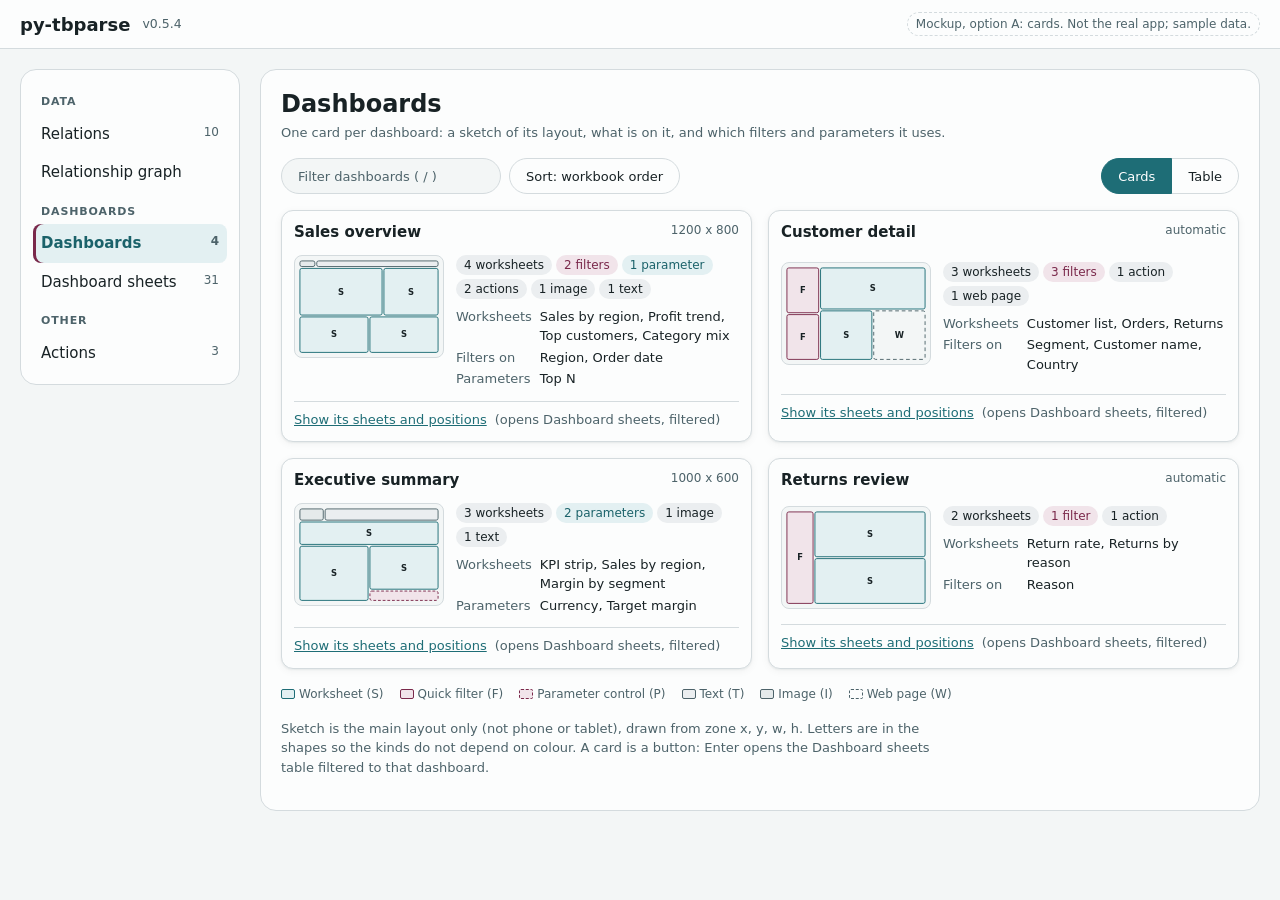
<file: docs/design/84/option-a-cards.html>
<!doctype html>
<html lang="en">
<head>
<meta charset="utf-8">
<meta name="viewport" content="width=device-width, initial-scale=1">
<title>#84 Option A: dashboard cards</title>
<link rel="stylesheet" href="../../../py_tbparse/webui/tokens.css">
<style>
* { box-sizing: border-box; }
body { margin: 0; background: var(--bg); color: var(--text); font: var(--text-md)/var(--leading) var(--font); }
.top { display: flex; align-items: center; gap: var(--space-3); padding: var(--space-3) var(--space-5); background: var(--panel); border-bottom: 1px solid var(--border); }
.top b { font: 700 var(--text-lg) var(--font-display); } .top small { color: var(--muted); }
.mock-note { margin-left: auto; font-size: var(--text-xs); color: var(--muted); border: 1px dashed var(--border); padding: 2px 8px; border-radius: 99px; }
.shell { display: grid; grid-template-columns: 220px minmax(0, 1fr); gap: var(--space-5); padding: var(--space-5); max-width: 1360px; margin: 0 auto; }
.nav, .main { background: var(--panel); border: 1px solid var(--border); border-radius: var(--radius-lg); }
.nav { padding: var(--space-3); align-self: start; font-size: var(--text-md); }
.nav h6 { margin: var(--space-3) var(--space-2) var(--space-1); font-size: 11px; letter-spacing: .08em; text-transform: uppercase; color: var(--muted); }
.nav div { display: flex; justify-content: space-between; padding: 8px var(--space-2); border-radius: var(--radius-sm); }
.nav div span { color: var(--muted); font-size: var(--text-xs); }
.nav .on { background: var(--primary-soft); color: var(--primary-on-soft); font-weight: 600; box-shadow: inset 3px 0 0 var(--accent); }
.main { padding: var(--space-5); min-width: 0; }
h1 { margin: 0; font: 600 var(--text-xl)/1.2 var(--font-display); }
.sub { color: var(--muted); font-size: var(--text-sm); margin: var(--space-1) 0 var(--space-4); }
.bar { display: flex; gap: var(--space-2); flex-wrap: wrap; margin-bottom: var(--space-4); align-items: center; }
.btn, .seg button { font: inherit; font-size: var(--text-sm); height: 36px; padding: 0 var(--space-4); border: 1px solid var(--border); border-radius: 99px; background: var(--panel); color: var(--text); }
.field { height: 36px; width: 220px; border: 1px solid var(--border); border-radius: 99px; background: var(--bg); padding: 0 var(--space-4); font-size: var(--text-sm); color: var(--muted); display: flex; align-items: center; }
.seg { margin-left: auto; display: flex; } .seg button { border-radius: 0; margin-left: -1px; } .seg button:first-child { border-radius: 99px 0 0 99px; margin: 0; } .seg button:last-child { border-radius: 0 99px 99px 0; }
.seg .on { background: var(--primary); color: var(--primary-text); border-color: var(--primary); position: relative; }
.grid { display: grid; grid-template-columns: repeat(auto-fill, minmax(min(380px, 100%), 1fr)); gap: var(--space-4); }
.card { border: 1px solid var(--border); border-radius: var(--radius-md); background: var(--panel); box-shadow: var(--shadow-1); display: grid; grid-template-columns: 150px minmax(0, 1fr); gap: var(--space-3); padding: var(--space-3); }
.card h2 { grid-column: 1 / -1; margin: 0; font: 600 var(--text-md)/1.3 var(--font-display); display: flex; justify-content: space-between; gap: var(--space-2); }
.card h2 small { font: 400 var(--text-xs) var(--font); color: var(--muted); white-space: nowrap; }
.thumb { background: var(--bg); border: 1px solid var(--border); border-radius: var(--radius-sm); padding: 4px; align-self: start; }
.thumb svg { display: block; width: 100%; height: auto; }
.chips { display: flex; flex-wrap: wrap; gap: 4px; margin-bottom: var(--space-2); }
.chip { font-size: var(--text-xs); padding: 1px 8px; border-radius: 99px; background: var(--hover); color: var(--text); }
.chip.f { background: var(--accent-soft); color: var(--accent); } .chip.p { background: var(--primary-soft); color: var(--primary-on-soft); }
dl { margin: 0; font-size: var(--text-sm); display: grid; grid-template-columns: auto minmax(0, 1fr); gap: 2px var(--space-2); }
dt { color: var(--muted); } dd { margin: 0; overflow-wrap: anywhere; }
.open { grid-column: 1 / -1; display: flex; gap: var(--space-2); border-top: 1px solid var(--border); padding-top: var(--space-2); font-size: var(--text-sm); }
.open a { color: var(--primary); text-decoration: underline; }
.legend { display: flex; gap: var(--space-4); flex-wrap: wrap; font-size: var(--text-xs); color: var(--muted); margin-top: var(--space-4); align-items: center; }
.legend i { display: inline-block; width: 14px; height: 10px; border-radius: 2px; vertical-align: -1px; margin-right: 4px; }
.k-sheet { fill: var(--primary-soft); stroke: var(--primary); } .k-filter { fill: var(--accent-soft); stroke: var(--accent); }
.k-param { fill: var(--accent-soft); stroke: var(--accent); stroke-dasharray: 3 2; } .k-text { fill: var(--hover); stroke: var(--muted); }
.k-bitmap { fill: var(--code-bg); stroke: var(--muted); } .k-web { fill: none; stroke: var(--muted); stroke-dasharray: 4 3; }
.zone { stroke-width: 1; } svg text { font: 600 9px var(--font); fill: var(--text); }
.note { margin-top: var(--space-4); font-size: var(--text-sm); color: var(--muted); max-width: 80ch; }
@media (max-width: 760px) { .shell { grid-template-columns: 1fr; padding: var(--space-3); } .card { grid-template-columns: 1fr; } .thumb { max-width: 220px; } }
</style>
</head>
<body>
<div class="top"><b>py-tbparse</b><small>v0.5.4</small><span class="mock-note">Mockup, option A: cards. Not the real app; sample data.</span></div>
<div class="shell">
  <nav class="nav" aria-label="Tables (mock)">
    <h6>Data</h6><div>Relations <span>10</span></div><div>Relationship graph</div>
    <h6>Dashboards</h6><div class="on">Dashboards <span>4</span></div><div>Dashboard sheets <span>31</span></div>
    <h6>Other</h6><div>Actions <span>3</span></div>
  </nav>
  <main class="main">
    <h1>Dashboards</h1>
    <p class="sub">One card per dashboard: a sketch of its layout, what is on it, and which filters and parameters it uses.</p>
    <div class="bar">
      <div class="field">Filter dashboards ( / )</div><button class="btn">Sort: workbook order</button>
      <div class="seg" role="group" aria-label="View"><button class="on" aria-pressed="true">Cards</button><button aria-pressed="false">Table</button></div>
    </div>
    <div class="grid" id="grid"></div>
    <div class="legend" aria-label="Legend">
      <span><i style="background:var(--primary-soft);border:1px solid var(--primary)"></i>Worksheet (S)</span>
      <span><i style="background:var(--accent-soft);border:1px solid var(--accent)"></i>Quick filter (F)</span>
      <span><i style="background:var(--accent-soft);border:1px dashed var(--accent)"></i>Parameter control (P)</span>
      <span><i style="background:var(--hover);border:1px solid var(--muted)"></i>Text (T)</span>
      <span><i style="background:var(--code-bg);border:1px solid var(--muted)"></i>Image (I)</span>
      <span><i style="border:1px dashed var(--muted)"></i>Web page (W)</span>
    </div>
    <p class="note">Sketch is the main layout only (not phone or tablet), drawn from zone x, y, w, h. Letters are in the shapes so the kinds do not depend on colour. A card is a button: Enter opens the Dashboard sheets table filtered to that dashboard.</p>
  </main>
</div>
<script>
const D = [
 {name:'Sales overview', size:'1200 x 800', sheets:['Sales by region','Profit trend','Top customers','Category mix'], filters:['Region','Order date'], params:['Top N'], actions:2, img:1, txt:1, web:0,
  z:[['I',0,0,12,8],['T',12,0,88,8],['S',0,8,60,52],['S',60,8,40,52],['S',0,60,50,40],['S',50,60,50,40]]},
 {name:'Customer detail', size:'automatic', sheets:['Customer list','Orders','Returns'], filters:['Segment','Customer name','Country'], params:[], actions:1, img:0, txt:0, web:1,
  z:[['F',0,0,24,50],['F',0,50,24,50],['S',24,0,76,46],['S',24,46,38,54],['W',62,46,38,54]]},
 {name:'Executive summary', size:'1000 x 600', sheets:['KPI strip','Sales by region','Margin by segment'], filters:[], params:['Currency','Target margin'], actions:0, img:1, txt:1, web:0,
  z:[['I',0,0,18,14],['T',18,0,82,14],['S',0,14,100,26],['S',0,40,50,60],['S',50,40,50,48],['P',50,88,50,12]]},
 {name:'Returns review', size:'automatic', sheets:['Return rate','Returns by reason'], filters:['Reason'], params:[], actions:1, img:0, txt:0, web:0,
  z:[['F',0,0,20,100],['S',20,0,80,50],['S',20,50,80,50]]}
];
const KIND = {S:'sheet',F:'filter',P:'param',T:'text',I:'bitmap',W:'web'};
function thumb(zs){
  const W=150,H=100;
  let s='<svg viewBox="0 0 '+W+' '+H+'" role="img" aria-label="Layout sketch">';
  zs.forEach(z=>{ if(!z[3]) return; const x=z[1]*1.5,y=z[2],w=z[3]*1.5,h=z[4];
    s+='<rect class="zone k-'+KIND[z[0]]+'" x="'+(x+1)+'" y="'+(y+1)+'" width="'+(w-2)+'" height="'+(h-2)+'" rx="2"/>';
    if(w>20&&h>14) s+='<text x="'+(x+w/2)+'" y="'+(y+h/2+3)+'" text-anchor="middle">'+z[0]+'</text>'; });
  return s+'</svg>';
}
const grid=document.getElementById('grid');
D.forEach(d=>{
  const c=document.createElement('article'); c.className='card'; c.tabIndex=0;
  const chip=(n,t,k)=>n?'<span class="chip '+(k||'')+'">'+n+' '+t+(n>1&&!/^(web)$/.test(t)?'s':'')+'</span>':'';
  c.innerHTML='<h2>'+d.name+'<small>'+d.size+'</small></h2>'
   +'<div class="thumb">'+thumb(d.z)+'</div><div>'
   +'<div class="chips">'+chip(d.sheets.length,'worksheet')+chip(d.filters.length,'filter','f')+chip(d.params.length,'parameter','p')+chip(d.actions,'action')+chip(d.img,'image')+chip(d.txt,'text')+chip(d.web,'web page')+'</div>'
   +'<dl><dt>Worksheets</dt><dd>'+d.sheets.join(', ')+'</dd>'
   +(d.filters.length?'<dt>Filters on</dt><dd>'+d.filters.join(', ')+'</dd>':'')
   +(d.params.length?'<dt>Parameters</dt><dd>'+d.params.join(', ')+'</dd>':'')+'</dl></div>'
   +'<div class="open"><a href="#">Show its sheets and positions</a><span style="color:var(--muted)">(opens Dashboard sheets, filtered)</span></div>';
  grid.appendChild(c);
});
</script>
</body>
</html>
</file>
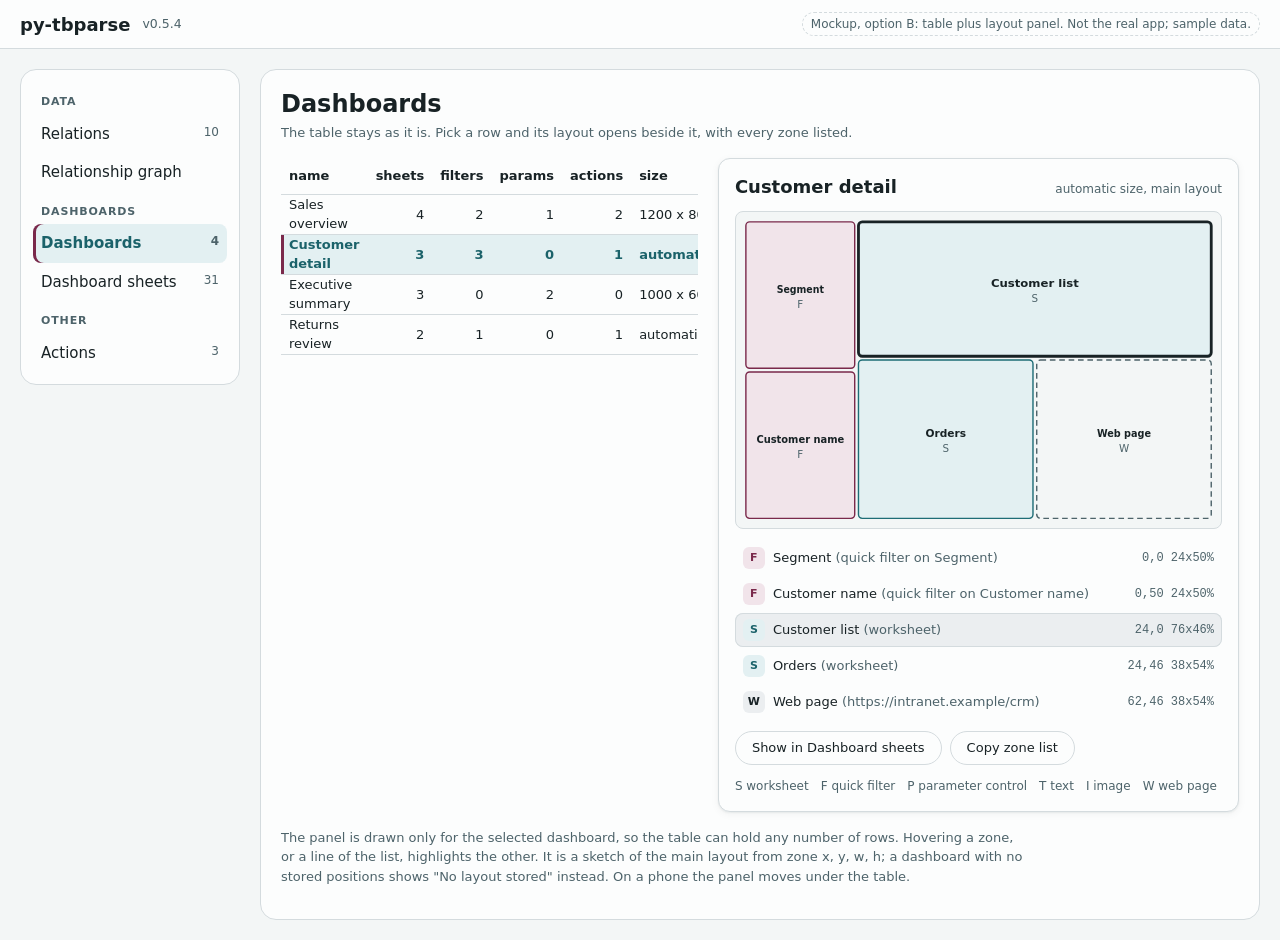
<file: docs/design/84/option-b-preview-panel.html>
<!doctype html>
<html lang="en">
<head>
<meta charset="utf-8">
<meta name="viewport" content="width=device-width, initial-scale=1">
<title>#84 Option B: table with layout panel</title>
<link rel="stylesheet" href="../../../py_tbparse/webui/tokens.css">
<style>
* { box-sizing: border-box; }
body { margin: 0; background: var(--bg); color: var(--text); font: var(--text-md)/var(--leading) var(--font); }
.top { display: flex; align-items: center; gap: var(--space-3); padding: var(--space-3) var(--space-5); background: var(--panel); border-bottom: 1px solid var(--border); }
.top b { font: 700 var(--text-lg) var(--font-display); } .top small { color: var(--muted); }
.mock-note { margin-left: auto; font-size: var(--text-xs); color: var(--muted); border: 1px dashed var(--border); padding: 2px 8px; border-radius: 99px; }
.shell { display: grid; grid-template-columns: 220px minmax(0, 1fr); gap: var(--space-5); padding: var(--space-5); max-width: 1360px; margin: 0 auto; }
.nav, .main { background: var(--panel); border: 1px solid var(--border); border-radius: var(--radius-lg); }
.nav { padding: var(--space-3); align-self: start; }
.nav h6 { margin: var(--space-3) var(--space-2) var(--space-1); font-size: 11px; letter-spacing: .08em; text-transform: uppercase; color: var(--muted); }
.nav div { display: flex; justify-content: space-between; padding: 8px var(--space-2); border-radius: var(--radius-sm); }
.nav div span { color: var(--muted); font-size: var(--text-xs); }
.nav .on { background: var(--primary-soft); color: var(--primary-on-soft); font-weight: 600; box-shadow: inset 3px 0 0 var(--accent); }
.main { padding: var(--space-5); min-width: 0; }
h1 { margin: 0; font: 600 var(--text-xl)/1.2 var(--font-display); }
.sub { color: var(--muted); font-size: var(--text-sm); margin: var(--space-1) 0 var(--space-4); }
.split { display: grid; grid-template-columns: minmax(0, 1fr) minmax(0, 1.25fr); gap: var(--space-5); align-items: start; }
.tw { overflow-x: auto; min-width: 0; }
table { width: 100%; min-width: 440px; border-collapse: collapse; font-size: var(--text-sm); }
th { text-align: left; font-weight: 600; padding: 0 var(--space-2); height: 36px; border-bottom: 1px solid var(--border); white-space: nowrap; }
td { padding: 0 var(--space-2); height: var(--row-h); border-bottom: 1px solid var(--border); }
td.n, th.n { text-align: right; font-variant-numeric: tabular-nums; }
tr.sel td { background: var(--primary-soft); color: var(--primary-on-soft); font-weight: 600; }
tr.sel td:first-child { box-shadow: inset 3px 0 0 var(--accent); }
.panel { border: 1px solid var(--border); border-radius: var(--radius-md); box-shadow: var(--shadow-1); padding: var(--space-4); background: var(--panel); }
.panel h2 { margin: 0; font: 600 var(--text-lg)/1.3 var(--font-display); display: flex; justify-content: space-between; align-items: baseline; }
.panel h2 small { font: 400 var(--text-xs) var(--font); color: var(--muted); }
.canvas { background: var(--bg); border: 1px solid var(--border); border-radius: var(--radius-sm); padding: var(--space-2); margin: var(--space-3) 0; }
.canvas svg { display: block; width: 100%; height: auto; }
.k-sheet { fill: var(--primary-soft); stroke: var(--primary); } .k-filter { fill: var(--accent-soft); stroke: var(--accent); }
.k-param { fill: var(--accent-soft); stroke: var(--accent); stroke-dasharray: 5 3; } .k-text { fill: var(--hover); stroke: var(--muted); }
.k-bitmap { fill: var(--code-bg); stroke: var(--muted); } .k-web { fill: none; stroke: var(--muted); stroke-dasharray: 6 4; }
.zone { stroke-width: 1.5; } .zone.hot { stroke-width: 3; stroke: var(--text); }
svg text { font: 600 12px var(--font); fill: var(--text); } svg text.s { font-weight: 400; font-size: 11px; fill: var(--muted); }
ol { list-style: none; margin: 0; padding: 0; display: grid; gap: 2px; font-size: var(--text-sm); }
ol li { display: grid; grid-template-columns: 22px minmax(0, 1fr) auto; gap: var(--space-2); align-items: center; padding: 6px var(--space-2); border-radius: var(--radius-sm); }
ol li.hot { background: var(--hover); box-shadow: inset 0 0 0 1px var(--border); }
ol .tag { display: inline-grid; place-items: center; width: 22px; height: 22px; border-radius: 6px; font-size: 11px; font-weight: 700; background: var(--primary-soft); color: var(--primary-on-soft); }
ol .tag.F, ol .tag.P { background: var(--accent-soft); color: var(--accent); } ol .tag.T, ol .tag.I, ol .tag.W { background: var(--hover); color: var(--text); }
ol .pos { color: var(--muted); font-family: var(--mono); font-size: var(--text-xs); }
.actions { display: flex; gap: var(--space-2); margin-top: var(--space-3); flex-wrap: wrap; }
.btn { font: inherit; font-size: var(--text-sm); height: 34px; padding: 0 var(--space-4); border: 1px solid var(--border); border-radius: 99px; background: var(--panel); color: var(--text); }
.note { margin-top: var(--space-4); font-size: var(--text-sm); color: var(--muted); max-width: 90ch; }
.key { display: flex; gap: var(--space-3); flex-wrap: wrap; font-size: var(--text-xs); color: var(--muted); }
@media (max-width: 1000px) { .split { grid-template-columns: 1fr; } }
@media (max-width: 760px) { .shell { grid-template-columns: 1fr; padding: var(--space-3); } }
</style>
</head>
<body>
<div class="top"><b>py-tbparse</b><small>v0.5.4</small><span class="mock-note">Mockup, option B: table plus layout panel. Not the real app; sample data.</span></div>
<div class="shell">
  <nav class="nav" aria-label="Tables (mock)">
    <h6>Data</h6><div>Relations <span>10</span></div><div>Relationship graph</div>
    <h6>Dashboards</h6><div class="on">Dashboards <span>4</span></div><div>Dashboard sheets <span>31</span></div>
    <h6>Other</h6><div>Actions <span>3</span></div>
  </nav>
  <main class="main">
    <h1>Dashboards</h1>
    <p class="sub">The table stays as it is. Pick a row and its layout opens beside it, with every zone listed.</p>
    <div class="split">
      <div class="tw" tabindex="0" aria-label="Dashboards table, scrollable"><table aria-label="Dashboards (mock)">
        <thead><tr><th>name</th><th class="n">sheets</th><th class="n">filters</th><th class="n">params</th><th class="n">actions</th><th>size</th></tr></thead>
        <tbody>
          <tr><td>Sales overview</td><td class="n">4</td><td class="n">2</td><td class="n">1</td><td class="n">2</td><td>1200 x 800</td></tr>
          <tr class="sel" aria-selected="true"><td>Customer detail</td><td class="n">3</td><td class="n">3</td><td class="n">0</td><td class="n">1</td><td>automatic</td></tr>
          <tr><td>Executive summary</td><td class="n">3</td><td class="n">0</td><td class="n">2</td><td class="n">0</td><td>1000 x 600</td></tr>
          <tr><td>Returns review</td><td class="n">2</td><td class="n">1</td><td class="n">0</td><td class="n">1</td><td>automatic</td></tr>
        </tbody>
      </table></div>
      <section class="panel" aria-labelledby="pt">
        <h2 id="pt">Customer detail <small>automatic size, main layout</small></h2>
        <div class="canvas"><svg id="cv" viewBox="0 0 500 320" role="img" aria-label="Layout of Customer detail"></svg></div>
        <ol id="zl" aria-label="Zones"></ol>
        <div class="actions"><button class="btn">Show in Dashboard sheets</button><button class="btn">Copy zone list</button></div>
        <div class="key" style="margin-top:12px">
          <span>S worksheet</span><span>F quick filter</span><span>P parameter control</span><span>T text</span><span>I image</span><span>W web page</span>
        </div>
      </section>
    </div>
    <p class="note">The panel is drawn only for the selected dashboard, so the table can hold any number of rows. Hovering a zone, or a line of the list, highlights the other. It is a sketch of the main layout from zone x, y, w, h; a dashboard with no stored positions shows "No layout stored" instead. On a phone the panel moves under the table.</p>
  </main>
</div>
<script>
const Z=[
 ['F','Segment','quick filter on Segment',0,0,24,50],
 ['F','Customer name','quick filter on Customer name',0,50,24,50],
 ['S','Customer list','worksheet',24,0,76,46],
 ['S','Orders','worksheet',24,46,38,54],
 ['W','Web page','https://intranet.example/crm',62,46,38,54]];
const K={S:'sheet',F:'filter',P:'param',T:'text',I:'bitmap',W:'web'};
const cv=document.getElementById('cv'), zl=document.getElementById('zl'), W=500,H=320;
Z.forEach((z,i)=>{
  const x=z[3]/100*W,y=z[4]/100*H,w=z[5]/100*W,h=z[6]/100*H;
  const g=document.createElementNS('http://www.w3.org/2000/svg','g'); g.dataset.i=i;
  g.innerHTML='<rect class="zone k-'+K[z[0]]+'" x="'+(x+2)+'" y="'+(y+2)+'" width="'+(w-4)+'" height="'+(h-4)+'" rx="4"/>'
   +'<text x="'+(x+w/2)+'" y="'+(y+h/2-2)+'" textLength="'+Math.min(w-16,z[1].length*7.2)+'" lengthAdjust="spacingAndGlyphs" text-anchor="middle">'+z[1]+'</text><text class="s" x="'+(x+w/2)+'" y="'+(y+h/2+14)+'" text-anchor="middle">'+z[0]+'</text>';
  cv.appendChild(g);
  const li=document.createElement('li'); li.dataset.i=i; li.tabIndex=0;
  li.innerHTML='<span class="tag">'+z[0]+'</span><span>'+z[1]+' <span style="color:var(--muted)">('+z[2]+')</span></span><span class="pos">'+z[3]+','+z[4]+' '+z[5]+'x'+z[6]+'%</span>';
  li.firstChild.className='tag '+z[0];
  zl.appendChild(li);
});
function hot(i,on){ cv.querySelector('g[data-i="'+i+'"] rect').classList.toggle('hot',on); zl.children[i].classList.toggle('hot',on); }
[cv,zl].forEach(c=>{ c.addEventListener('mouseover',e=>{const t=e.target.closest('[data-i]'); if(t) hot(t.dataset.i,true);});
  c.addEventListener('mouseout',e=>{const t=e.target.closest('[data-i]'); if(t) hot(t.dataset.i,false);}); });
hot(2,true);
</script>
</body>
</html>
</file>
<file: py_tbparse/webui/tokens.css>
/* Design tokens: "cozy corporate meets small shop".
   Cool paper-and-ink neutrals, a calm teal primary, a raspberry accent used sparingly.
   Every text/UI pair is checked against WCAG AA by tests/test_webui_tokens.py; change a colour
   here and that test tells you if you broke contrast. Never fade text with `opacity`: use --faint. */
:root, [data-theme="shop"] {
  color-scheme: light;

  /* colour */
  --bg: #f3f6f6;
  --panel: #fcfdfd;
  --text: #182225;
  --muted: #4d636a;
  --faint: #516970;
  --border: #d4dbde;
  --hover: #ebeef0;
  --code-bg: #e5eaeb;
  --primary: #1e6d76;
  --primary-text: #ffffff;
  --primary-soft: #e3f0f2;
  --primary-on-soft: #1b626a;
  --accent: #7a294b;
  --accent-soft: #f1e4ea;
  --success: #227745;
  --success-soft: #e2f3e9;
  --warning: #885907;
  --danger: #b62d20;
  --danger-soft: #fbebe9;
  --shadow-color: 24 34 37;

  /* space (4 px scale) */
  --space-1: 4px;
  --space-2: 8px;
  --space-3: 12px;
  --space-4: 16px;
  --space-5: 20px;
  --space-6: 24px;
  --space-8: 32px;

  /* type: system fonts only, nothing is fetched */
  --font: system-ui, -apple-system, "Segoe UI", Roboto, sans-serif;
  --font-display: ui-rounded, "SF Pro Rounded", "Hiragino Maru Gothic ProN", system-ui, -apple-system, "Segoe UI", Roboto, sans-serif;
  --mono: ui-monospace, SFMono-Regular, Menlo, Consolas, monospace;
  --text-xs: 12px;
  --text-sm: 13px;
  --text-md: 15px;
  --text-lg: 18px;
  --text-xl: 24px;
  --leading: 1.5;

  /* shape and depth */
  --radius-sm: 8px;
  --radius-md: 12px;
  --radius-lg: 16px;
  --shadow-1: 0 1px 2px rgb(var(--shadow-color) / 0.06), 0 2px 8px rgb(var(--shadow-color) / 0.05);
  --shadow-2: 0 4px 12px rgb(var(--shadow-color) / 0.10), 0 12px 32px rgb(var(--shadow-color) / 0.10);

  /* comfortable density: the default (a compact option arrives with the table work) */
  --target: 40px;
  --nav-h: 38px;
  --row-h: 40px;

  /* motion: calm, short, ease-out; the reduced-motion block below makes all of it instant */
  --dur-fast: 120ms;
  --dur-base: 200ms;
  --dur-slow: 320ms;
  --ease-out: cubic-bezier(0.2, 0.7, 0.2, 1);
  --ease-in-out: cubic-bezier(0.4, 0, 0.2, 1);
}

:root[data-mode="dark"], [data-theme="shop"][data-mode="dark"] {
  color-scheme: dark;
  --bg: #12191c;
  --panel: #1b2427;
  --text: #e9eff1;
  --muted: #acbdc3;
  --faint: #a0b4ba;
  --border: #2f3d41;
  --hover: #242f33;
  --code-bg: #0e1415;
  --primary: #85d7e0;
  --primary-text: #0a1d1f;
  --primary-soft: #243f42;
  --primary-on-soft: #ade4eb;
  --accent: #d98cac;
  --accent-soft: #39222c;
  --success: #88ddab;
  --success-soft: #1c3b29;
  --warning: #f6bb55;
  --danger: #e8867d;
  --danger-soft: #4a211c;
  --shadow-color: 0 0 0;
}

/* compact rows: set by the Compact rows button on <html data-density> */
[data-density="compact"] { --row-h: 32px; }

@media (prefers-reduced-motion: reduce) {
  :root {
    --dur-fast: 0.01ms;
    --dur-base: 0.01ms;
    --dur-slow: 0.01ms;
  }
}
</file>
